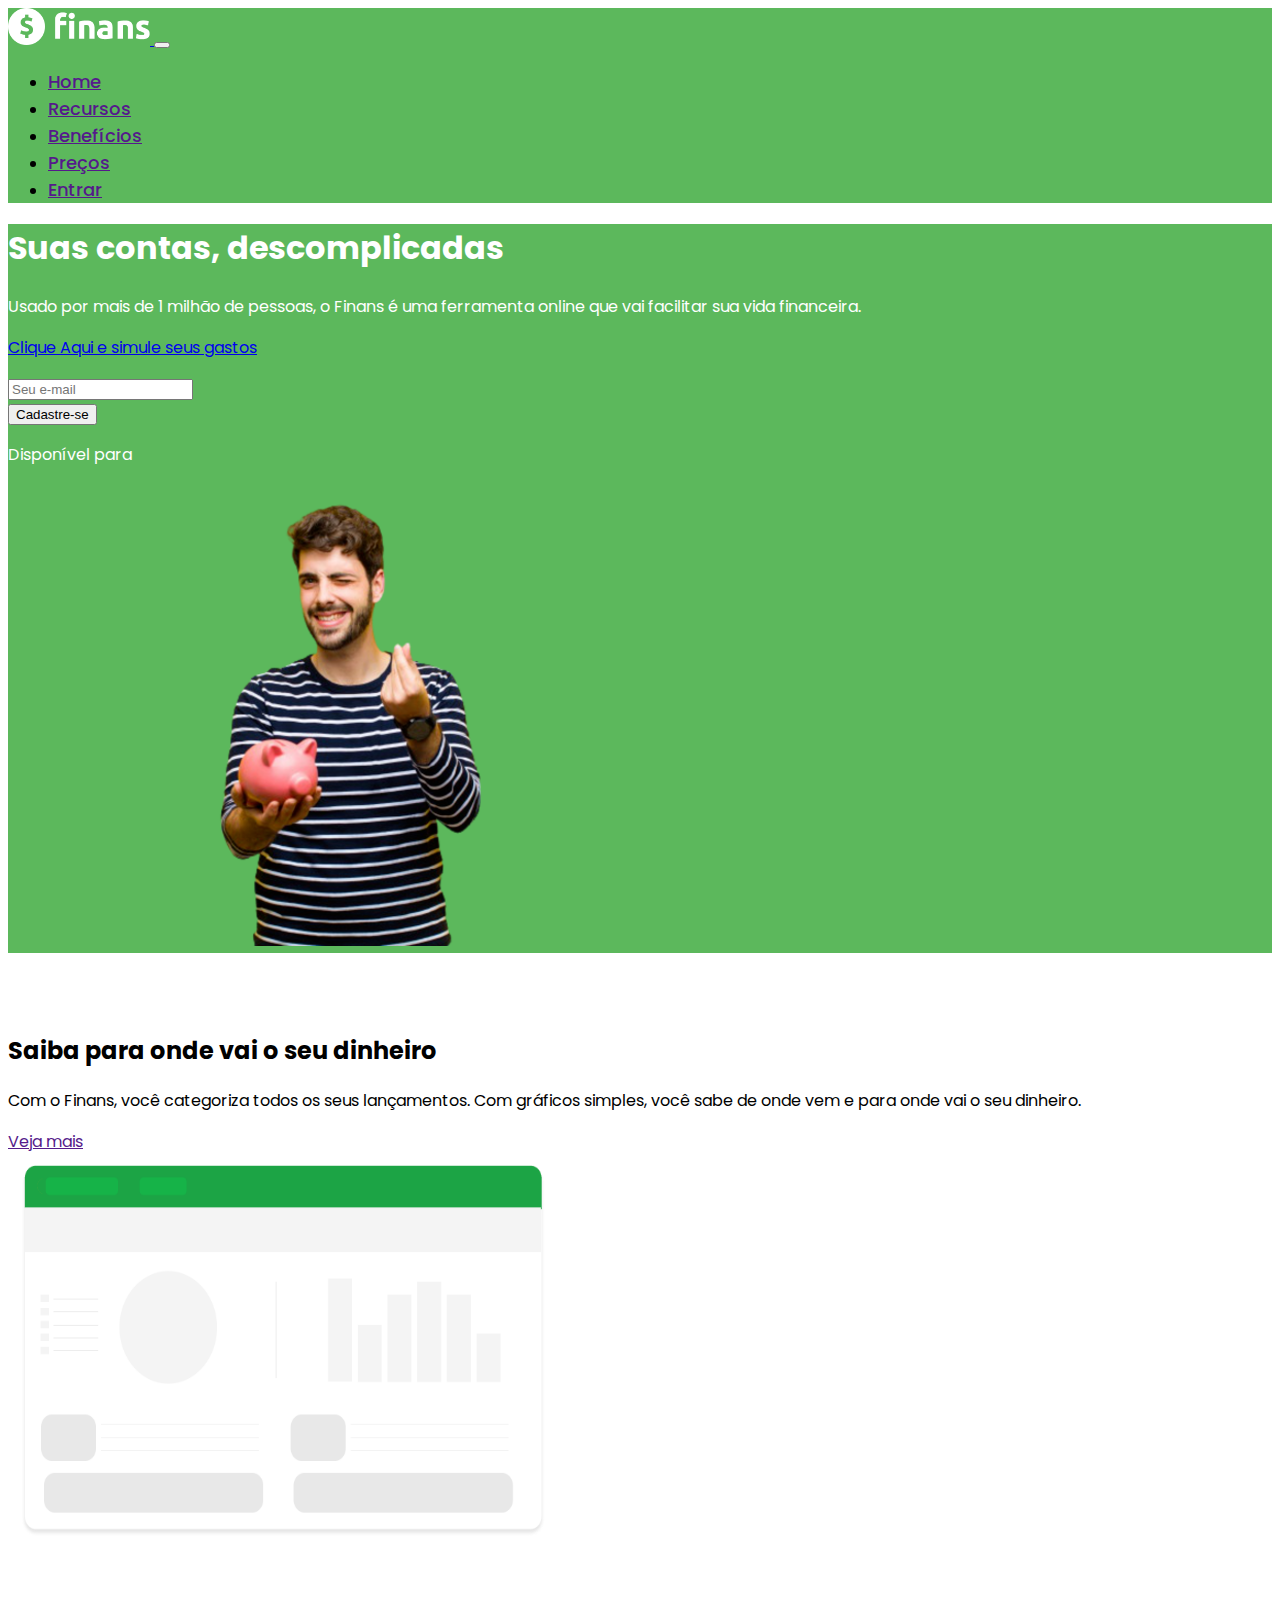
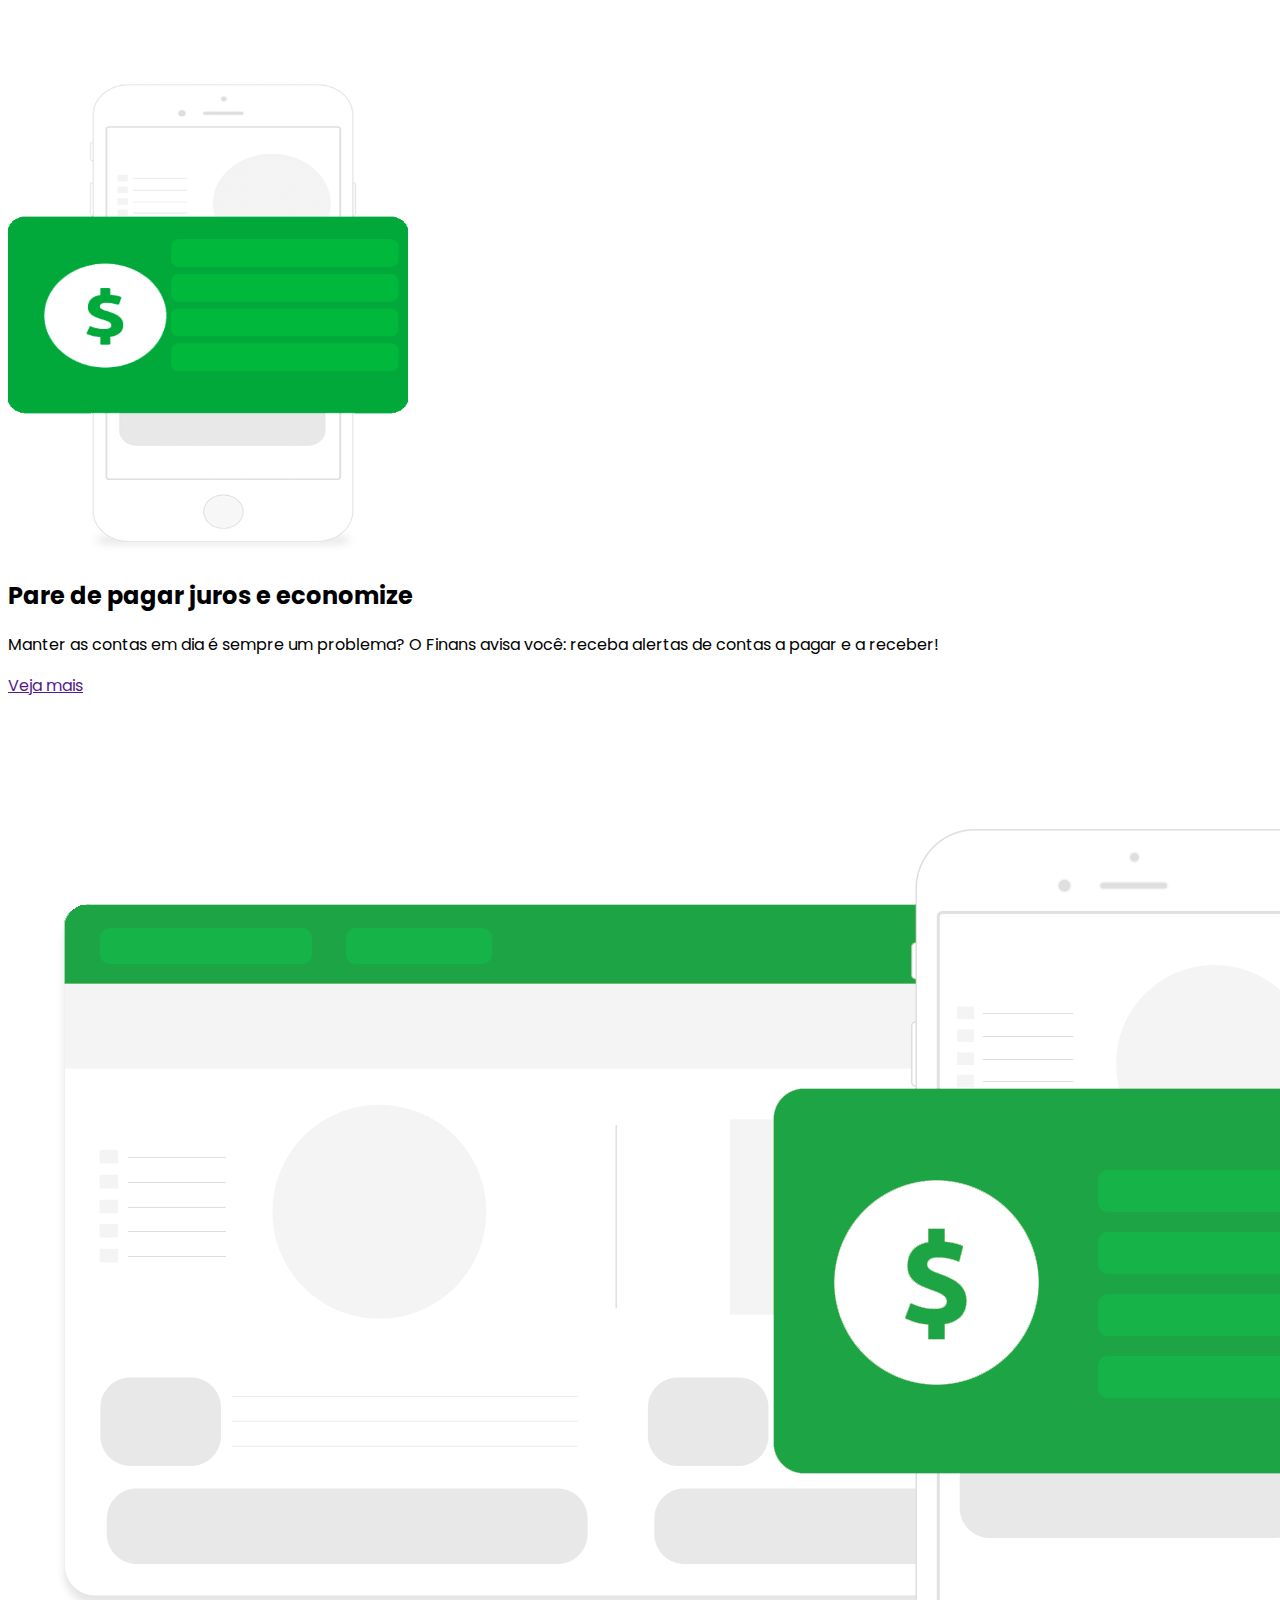
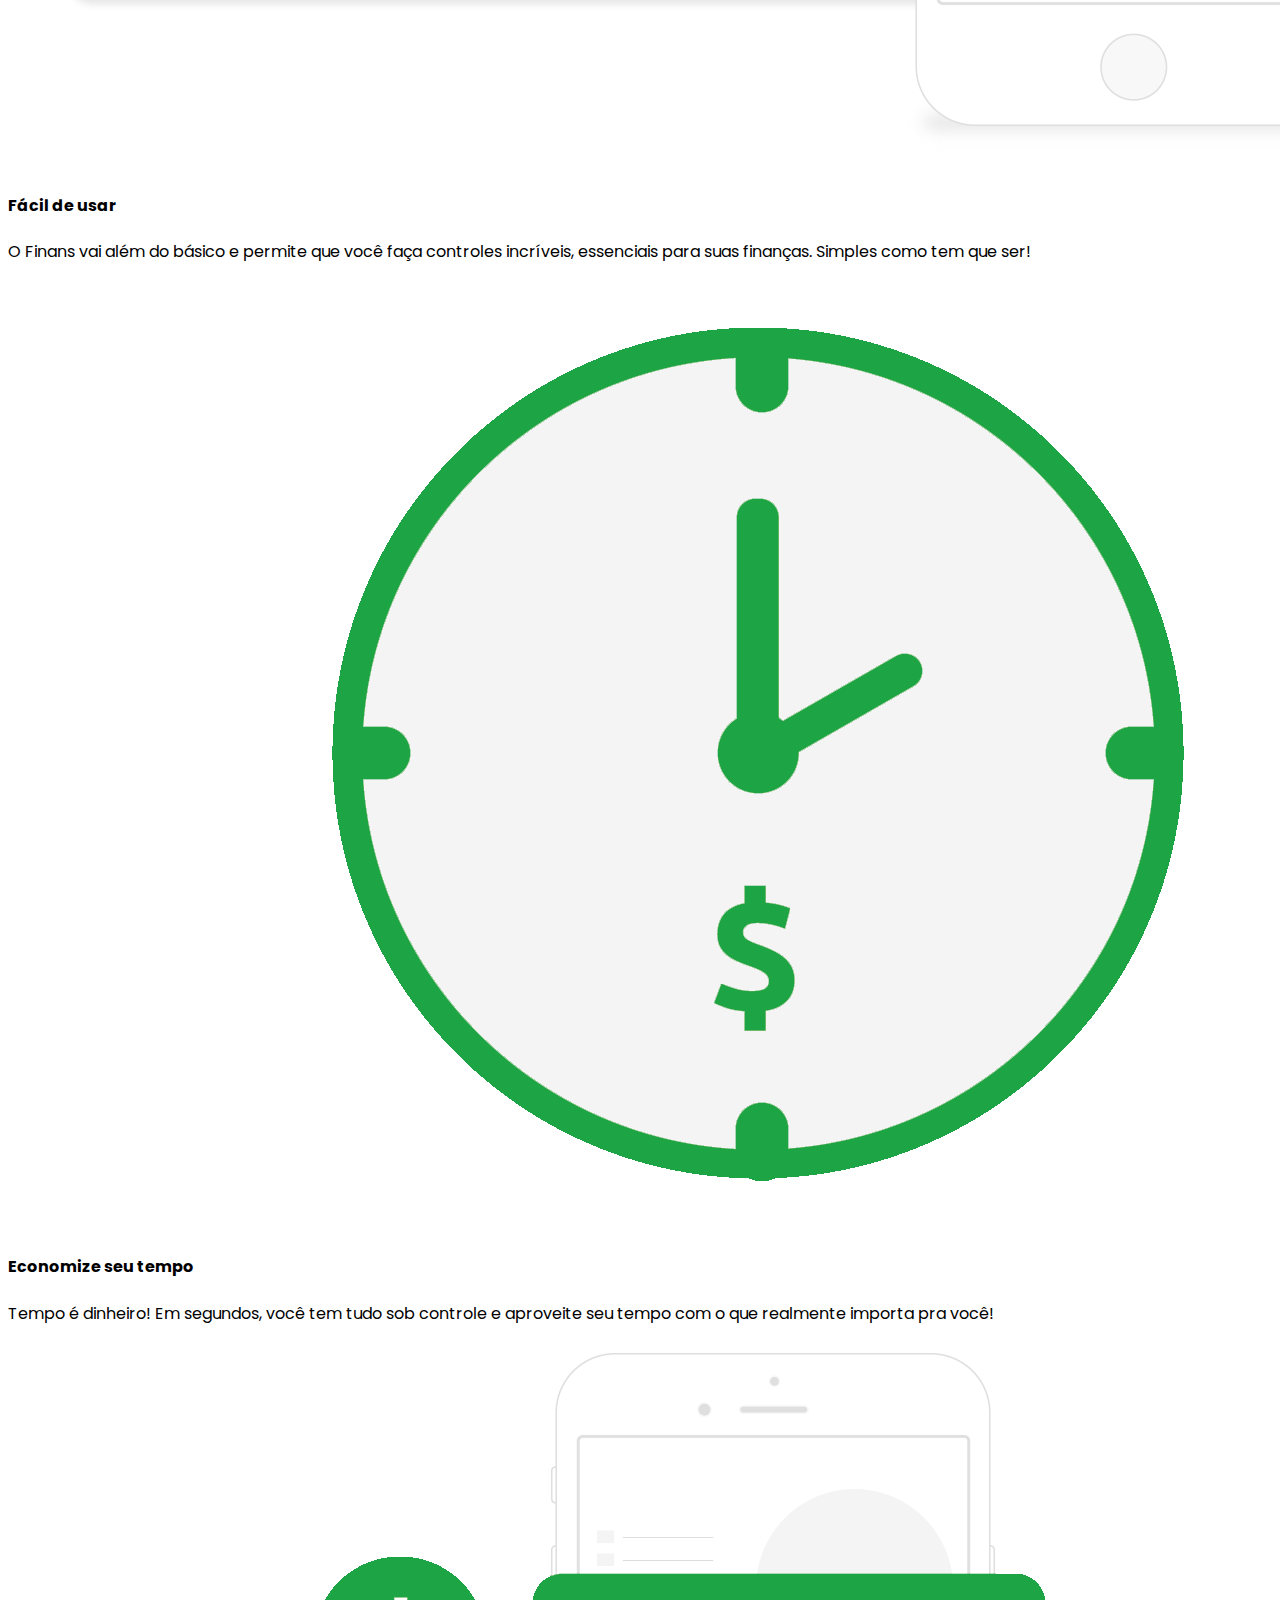
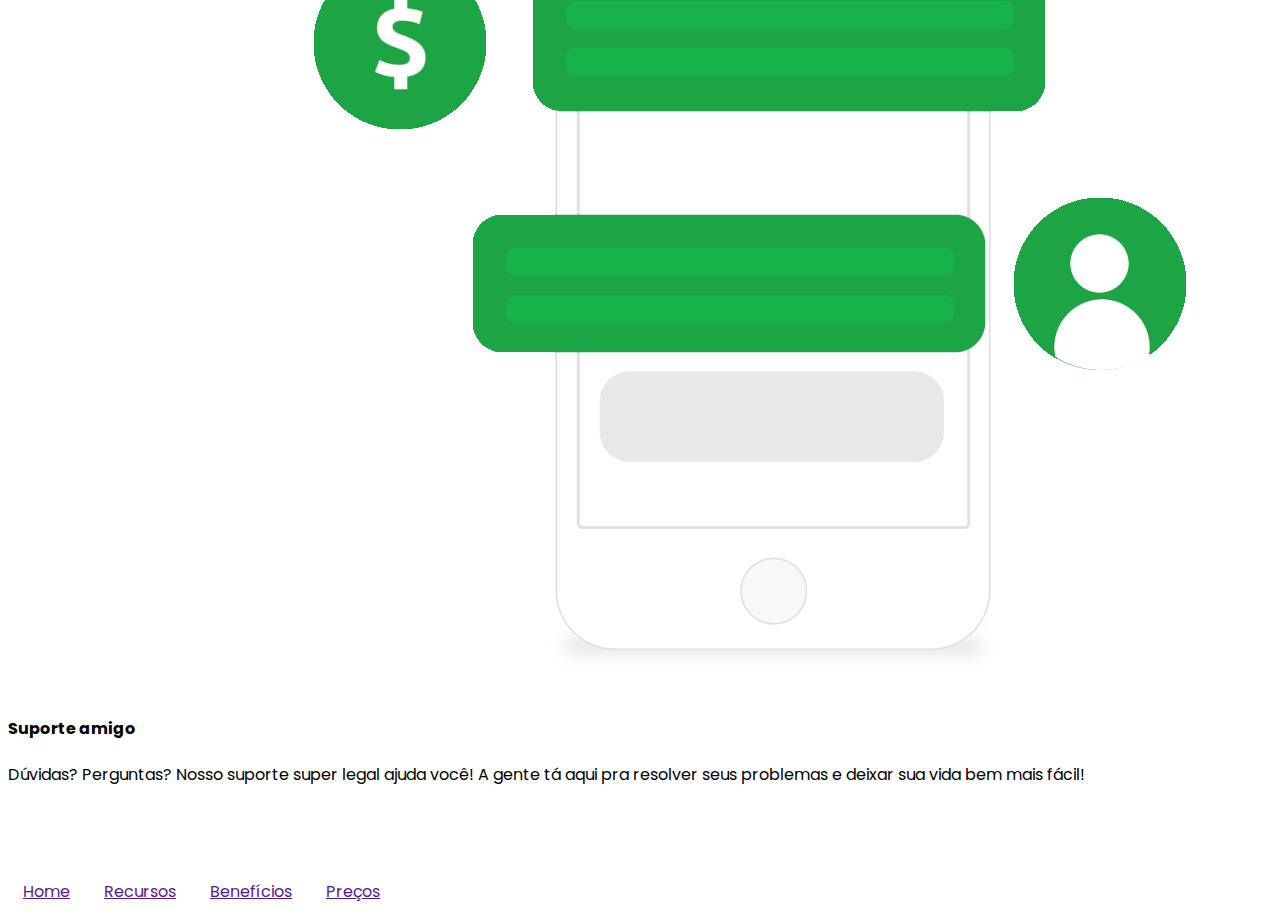
<file: Finans/index.html>
<!DOCTYPE html>
<html lang="pt-br">
  <head>
    <meta charset="utf-8">
    <meta name="viewport" content="width=device-width, initial-scale=1, shrink-to-fit=no">

    <!-- Bootstrap CSS -->
    <link href="https://cdn.jsdelivr.net/npm/bootstrap@5.0.2/dist/css/bootstrap.min.css" rel="stylesheet" integrity="sha384-EVSTQN3/azprG1Anm3QDgpJLIm9Nao0Yz1ztcQTwFspd3yD65VohhpuuCOmLASjC" crossorigin="anonymous">

    <!-- Font Awesome -->
    <link rel="stylesheet" href="https://use.fontawesome.com/releases/v5.3.1/css/all.css" integrity="sha384-mzrmE5qonljUremFsqc01SB46JvROS7bZs3IO2EmfFsd15uHvIt+Y8vEf7N7fWAU" crossorigin="anonymous">

    <!-- Estilo customizado -->
    <link rel="stylesheet" type="text/css" href="assets/css/style.css">

    <link rel="shortcut icon" href="imagens/dollar-sign-solid.svg" />
    <title>Finans</title>
  </head>
  <body>
    
    <header>
      <nav class="navbar navbar-expand-sm navbar-expand-md navbar-light nav-color">
        <div class="container">
          
          <a href="#" class="navbar-brand">
            <img src="assets/images/logo.png" width="142">
          </a>

          <button class="navbar-toggler" data-toggle="collapse" data-target="#nav-principal">
            <span class="navbar-toggler-icon"></span>
          </button>

          <div class="collapse navbar-collapse" id="nav-principal">
            <ul class="navbar-nav ml-auto">
              <li class="nav-item">
                <a href="" class="nav-link text-light">Home</a>
              </li>
              <li class="nav-item">
                <a href="" class="nav-link text-light">Recursos</a>
              </li>
              <li class="nav-item">
                <a href="" class="nav-link text-light">Benefícios</a>
              </li>
              <li class="nav-item">
                <a href="" class="nav-link text-light">Preços</a>
              </li>
              <li class="nav-item">
                <a href="" class="btn btn-light ml-4 text-success">Entrar</a>
              </li>
            </ul>
          </div>

        </div>
      </nav>
    </header>

    <section id="home" class="bg-color">
      <div class="container">
        <div class="row">
          <div class="col-md-6 d-flex">
            <div class="align-self-center text-header">
              <h1 class="title">Suas contas, descomplicadas</h1>
              <p>Usado por mais de 1 milhão de pessoas, o Finans é uma ferramenta online que vai facilitar sua vida financeira.</p>
              <p class=><a href="devFinans.html" target="_blank" class=" link-light">Clique Aqui e simule seus gastos</a></p>
              <form class="mt-4 mb-4">
                <div class="input-group input-group-lg">
                  <input type="text" placeholder="Seu e-mail" class="form-control">
                  <div class="input-group-append">
                    <button type="button" class="btn btn-primary btn-lg">Cadastre-se</button>
                  </div>
                </div>
              </form>

              <p>Disponível para
                <a href="" class="btn btn-outline-light">
                  <i class="fab fa-android fa-lg"></i>
                </a>
                <a href="" class="btn btn-outline-light">
                  <i class="fab fa-apple"></i>
                </a>
              </p>

            </div>
          </div>
          <div class="col-md-6 d-none d-md-block img-background">
            <img src="assets/images/background.png" class="img-fluid">
          </div>
        </div>
      </div>
    </section>

    <section class="caixa">
      <div class="container mb-3">
        <div class="row saiba">
          <div class="col-md-6 d-flex">
            <div class="align-self-center">
              <h2>Saiba para onde vai o seu dinheiro</h2>
              <p>Com o Finans, você categoriza todos os seus lançamentos. Com gráficos simples, você sabe de onde vem e para onde vai o seu dinheiro.</p>
              <a href="" class="btn btn-primary">Veja mais</a>
            </div>
          </div>
          <div class="col-md-6">
            <img src="assets/images/saiba.png" width="550px" height="400px" class="img-saiba">
          </div>
        </div>
      </div>
    </section>

    

  
  <section class="caixa">
      <div class="container">
        <div class="row">
          <div class="col-md-6">
            <img src="assets/images/juros.png" class="img">
          </div>
          <div class="col-md-6 d-flex">
            <div class="align-self-center">
              <h2>Pare de pagar juros e economize</h2>
              <p>Manter as contas em dia é sempre um problema? O Finans avisa você: receba alertas de contas a pagar e a receber!</p>
              <a href="" class="btn btn-primary">Veja mais</a>
            </div>
          </div>
        </div>
      </div>
    </section>

    <section class="caixa">
      <div class="container">
        <div class="row">
          <div class="col-md-4">
            <img src="assets/images/facil.png" class="img-fluid">
            <h4>Fácil de usar</h4>
            <p>
              O Finans vai além do básico e permite que você faça controles incríveis, essenciais para suas finanças. Simples como tem que ser!
            </p>
          </div>
          <div class="col-md-4">
            <img src="assets/images/economize.png" class="img-fluid">
            <h4>Economize seu tempo</h4>
            <p>
              Tempo é dinheiro! Em segundos, você tem tudo sob controle e aproveite seu tempo com o que realmente importa pra você!
            </p>
          </div>
          <div class="col-md-4">
            <img src="assets/images/suporte.png" class="img-fluid">
            <h4>Suporte amigo</h4>
            <p>
              Dúvidas? Perguntas? Nosso suporte super legal ajuda você! A gente tá aqui pra resolver seus problemas e deixar sua vida bem mais fácil!
            </p>
          </div>
        </div>
      </div>
    </section>

    <footer class="mt-4 mb-4">
      <div class="container">
        <div class="row">
          <div class="col-md-8 d-flex justify-content-start">
            <p>
              <a href="" class="text-dark">Home</a>
              <a href="" class="text-dark">Recursos</a>
              <a href="" class="text-dark">Benefícios</a>
              <a href="" class="text-dark">Preços</a>
            </p>
          </div>
          <div class="col-md-4 social-medias">
            <a href="https://github.com/rianbispo" target="_blank" class="btn btn-outline-dark">
              <i class="fab fa-github"></i>
            </a>
            <a href="https://www.linkedin.com/in/rian-bispo-a243a219b" target="_blank" class="btn btn-outline-dark ml-2">
              <i class="fab fa-linkedin"></i>
            </a>
            <a href="https://www.twitter.com/Bisppo04" target="_blank" class="btn btn-outline-dark ml-2">
              <i class="fab fa-twitter"></i>
            </a>
            <a href="https://www.instagram.com/bisppo04/" target="_blank" class="btn btn-outline-dark ml-2">
              <i class="fab fa-instagram"></i>
            </a>
          </div>
        </div>
      </div>
    </footer>

    
    <!-- JavaScript (Opcional) -->
    <!-- jQuery primeiro, depois Popper.js, depois Bootstrap JS -->
    <script src="https://code.jquery.com/jquery-3.3.1.slim.min.js" integrity="sha384-q8i/X+965DzO0rT7abK41JStQIAqVgRVzpbzo5smXKp4YfRvH+8abtTE1Pi6jizo" crossorigin="anonymous"></script>
    <script src="https://cdnjs.cloudflare.com/ajax/libs/popper.js/1.14.3/umd/popper.min.js" integrity="sha384-ZMP7rVo3mIykV+2+9J3UJ46jBk0WLaUAdn689aCwoqbBJiSnjAK/l8WvCWPIPm49" crossorigin="anonymous"></script>
    <script src="https://stackpath.bootstrapcdn.com/bootstrap/4.1.3/js/bootstrap.min.js" integrity="sha384-ChfqqxuZUCnJSK3+MXmPNIyE6ZbWh2IMqE241rYiqJxyMiZ6OW/JmZQ5stwEULTy" crossorigin="anonymous"></script>
  </body>
  </html>
</file>
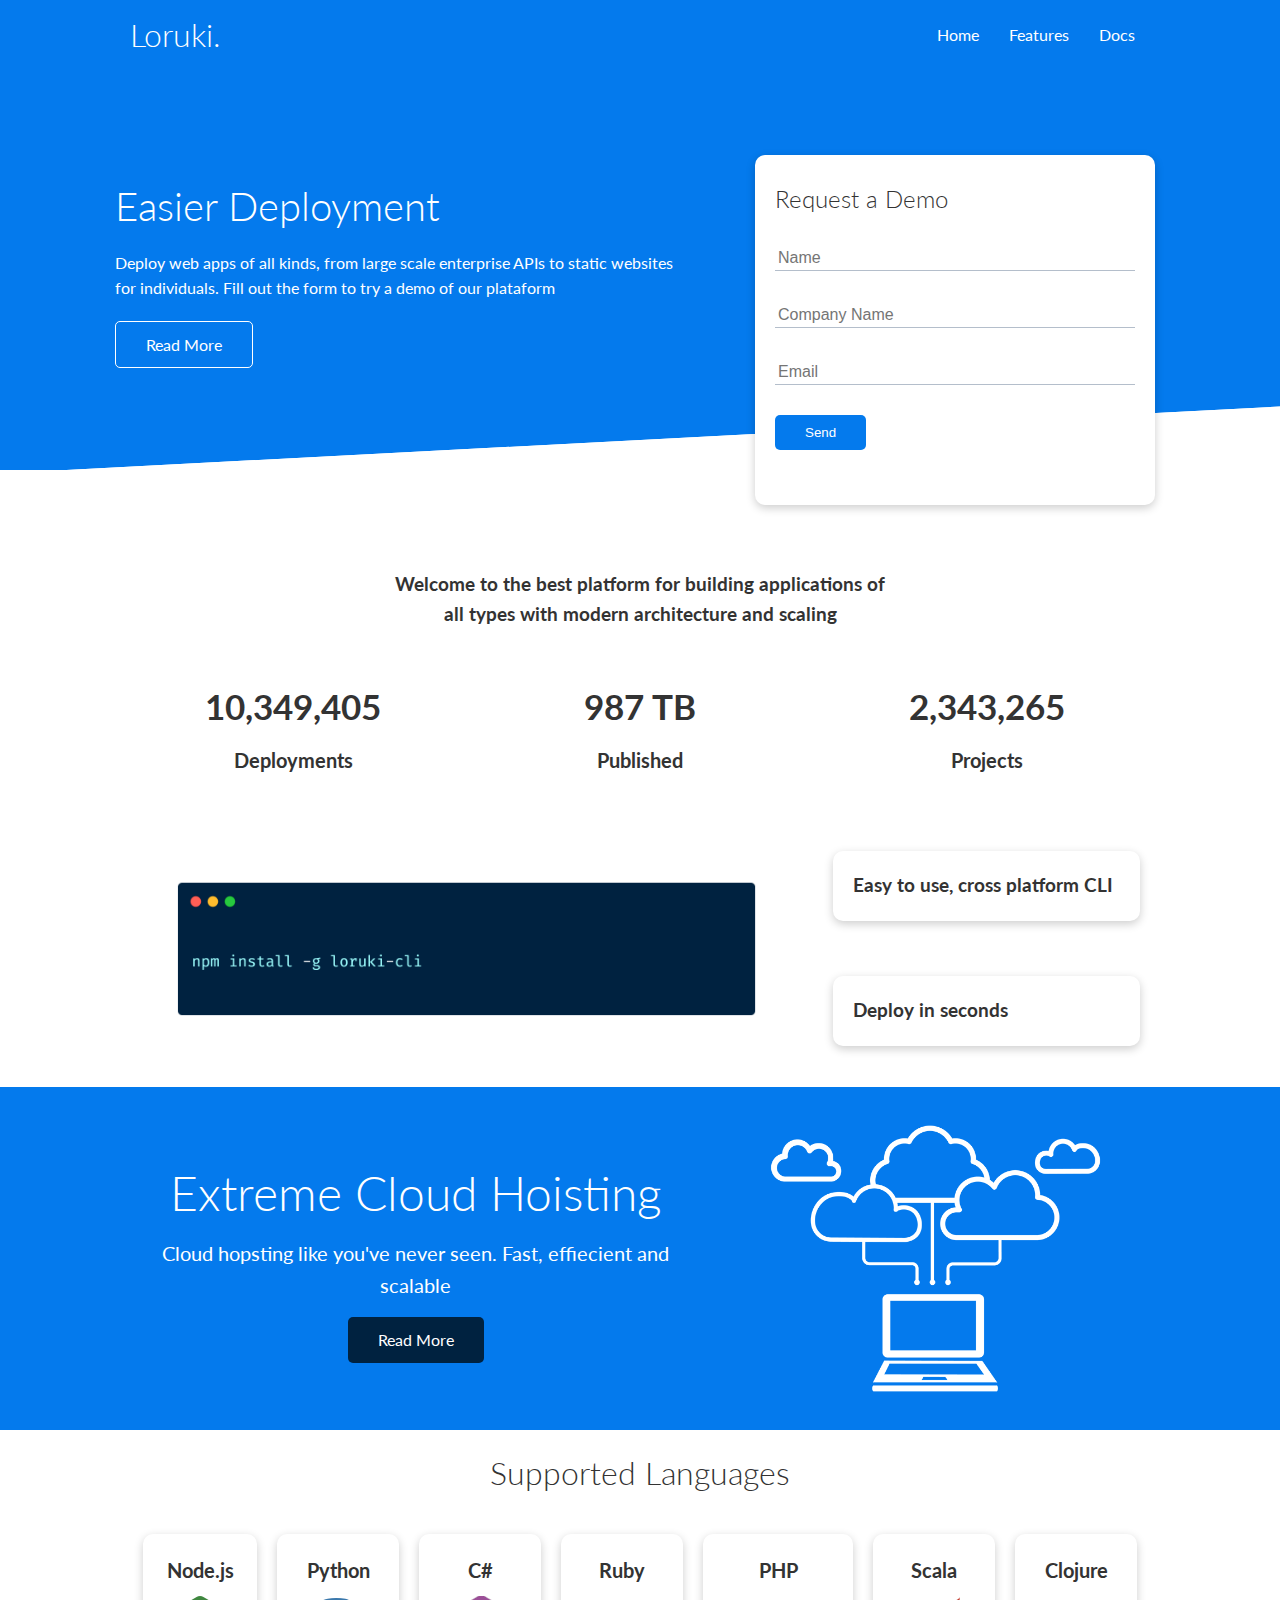
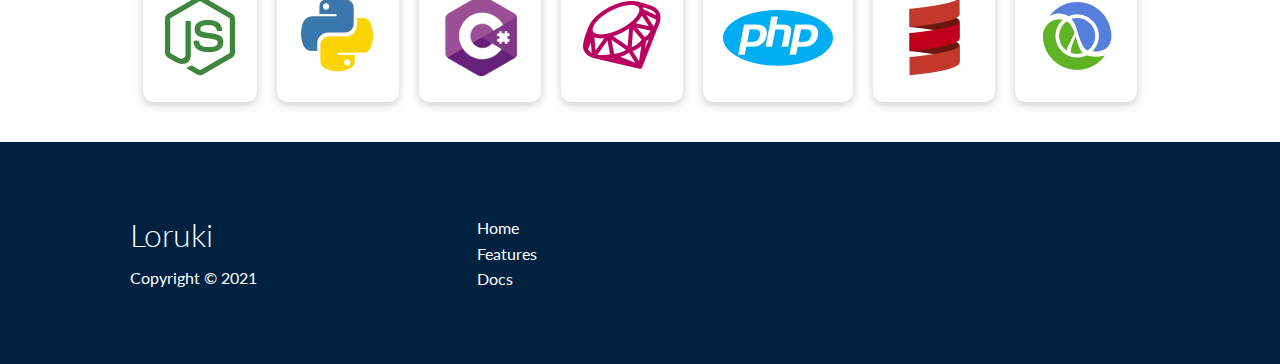
<file: Loruki/index.html>
<!DOCTYPE html>
<html lang="en">
<head>
    <meta charset="UTF-8">
    <meta http-equiv="X-UA-Compatible" content="IE=edge">
    <meta name="viewport" content="width=device-width, initial-scale=1.0">
    <!-- Font Awesome -->
    <link rel="stylesheet" href="https://cdnjs.cloudflare.com/ajax/libs/font-awesome/6.0.0-beta2/css/all.min.css" integrity="sha512-YWzhKL2whUzgiheMoBFwW8CKV4qpHQAEuvilg9FAn5VJUDwKZZxkJNuGM4XkWuk94WCrrwslk8yWNGmY1EduTA==" crossorigin="anonymous" referrerpolicy="no-referrer" />
    <link rel="stylesheet" href="assets/css/style.css">
    <link rel="stylesheet" href="assets/css/utilities.css">
    <title>Loruki | Cloud Hosting For Everyone</title>
</head>
<body>
    <!-- Navbar -->
    <div class="navbar">
        <div class="container flex">
            <h1 class="logo">Loruki.</h1>

            <nav>
                <ul>
                    <li><a href="index.html">Home</a></li>
                    <li><a href="features.html">Features</a></li>
                    <li><a href="docs.html">Docs</a></li>
                </ul>
            </nav>
        </div>
    </div>

    <!-- Showcase -->
    <section class="showcase">
        <div class="container grid">
            <div class="showcase-text">
                <h1>Easier Deployment</h1>
                <p>Deploy web apps of all kinds, from large scale enterprise APIs to static websites for individuals. Fill out the form to try a demo of our plataform</p>
                <a href="features.html" class="btn btn-outline">Read More</a>
            </div>

            <div class="showcase-form card">
                <h2>Request a Demo</h2>
                <form action="">
                    <div class="form-control">
                        <input type="text" name="name" placeholder="Name" required>
                    </div>

                    <div class="form-control">
                        <input type="text" name="company" placeholder="Company Name" required>
                    </div>

                    <div class="form-control">
                        <input type="email" name="email" placeholder="Email" required>
                    </div>
                    <input type="submit" value="Send" class="btn btn-primary">
                </form>
            </div>
        </div>
    </section>

    <section class="stats">
        <div class="container">
            <h3 class="stats-heading text-center">
                Welcome to the best platform for building applications of all types with modern architecture and scaling
            </h3>

            <div class="grid grid-3 text-center my-4">
                <div>
                    <i class="fas fa-server fa-3x"></i>
                    <h3>10,349,405</h3>
                    <p class="text-secondary">Deployments</p>
                </div>
                <div>
                    <i class="fas fa-upload fa-3x"></i>
                    <h3>987 TB</h3>
                    <p class="text-secondary">Published</p>
                </div>
                <div>
                    <i class="fas fa-project-diagram fa-3x"></i>
                    <h3>2,343,265</h3>
                    <p class="text-secondary">Projects</p>
                </div>
            </div>
        </div>
    </section>

    <!-- CLI -->
    <section class="cli">
        <div class="container grid">
            <img src="assets/images/cli.png">
            <div class="card">
                <h3>Easy to use, cross platform CLI</h3>
            </div>
            <div class="card">
                <h3>Deploy in seconds</h3>
            </div>
        </div>
    </section>

    <!-- Cloud -->
    <section class="cloud bg-primary my-2 py-2">
        <div class="container grid">
            <div class="text-center">
                <h2 class="lg">Extreme Cloud Hoisting</h2>
                <p class="lead my-1">Cloud hopsting like you've never seen. Fast, effiecient and scalable</p>
                <a href="features.html" class="btn btn-dark">Read More</a>
            </div>
            <img src="assets/images/cloud.png">
        </div>
    </section>

    <!-- Languages -->
    <section class="languages">
        <h2 class="md text-center my-2">
            Supported Languages
        </h2>
        <div class="container flex">
            <div class="card">
                <h4 class="text-center">Node.js</h4>
                <img src="assets/images/logos/node.png" alt="">    
            </div>
            <div class="card">
                <h4 class="text-center">Python</h4>
                <img src="assets/images/logos/python.png" alt="">    
            </div>
            <div class="card">
                <h4 class="text-center">C#</h4>
                <img src="assets/images/logos/csharp.png" alt="">
            </div>
            <div class="card">
                <h4 class="text-center">Ruby</h4>
                <img src="assets/images/logos/ruby.png" alt="">    
            </div>
            <div class="card">
                <h4 class="text-center">PHP</h4>
                <img src="assets/images/logos/php.png" alt="">    
            </div>
            <div class="card">
                <h4 class="text-center">Scala</h4>
                <img src="assets/images/logos/scala.png" alt="">    
            </div>
            <div class="card">
                <h4 class="text-center">Clojure</h4>
                <img src="assets/images/logos/clojure.png" alt="">    
            </div>
        </div>
    </section>

    <!-- Footer -->
    <footer class="footer bg-dark py-5">
        <div class="container grid grid-3">
                <div>
                    <h1>Loruki</h1>
                    <p>Copyright &copy; 2021</p>
                </div>
            
            <nav>
                <ul><li><a href="index.html">Home</a></li></ul>
                <ul><li><a href="features.html">Features</a></li></ul>
                <ul><li><a href="docs.html">Docs</a></li></ul>
            </nav>
            <div class="social">
                <a href="https://www.linkedin.com/in/rian-bispo-a243a219b/"><i class="border px-1 fab fa-linkedin fa-2x"></i></a>
                <a href="https://github.com/rianbispo"><i class="fab fa-github fa-2x"></i></a>
                <a href="https://twitter.com/Bisppo04"><i class="fab fa-twitter fa-2x"></i></a>
                <a href="https://www.instagram.com/bisppo04/"><i class="fab fa-instagram fa-2x"></i></a>
            </div>
        </div>
    </footer>
</body>
</html>
</file>
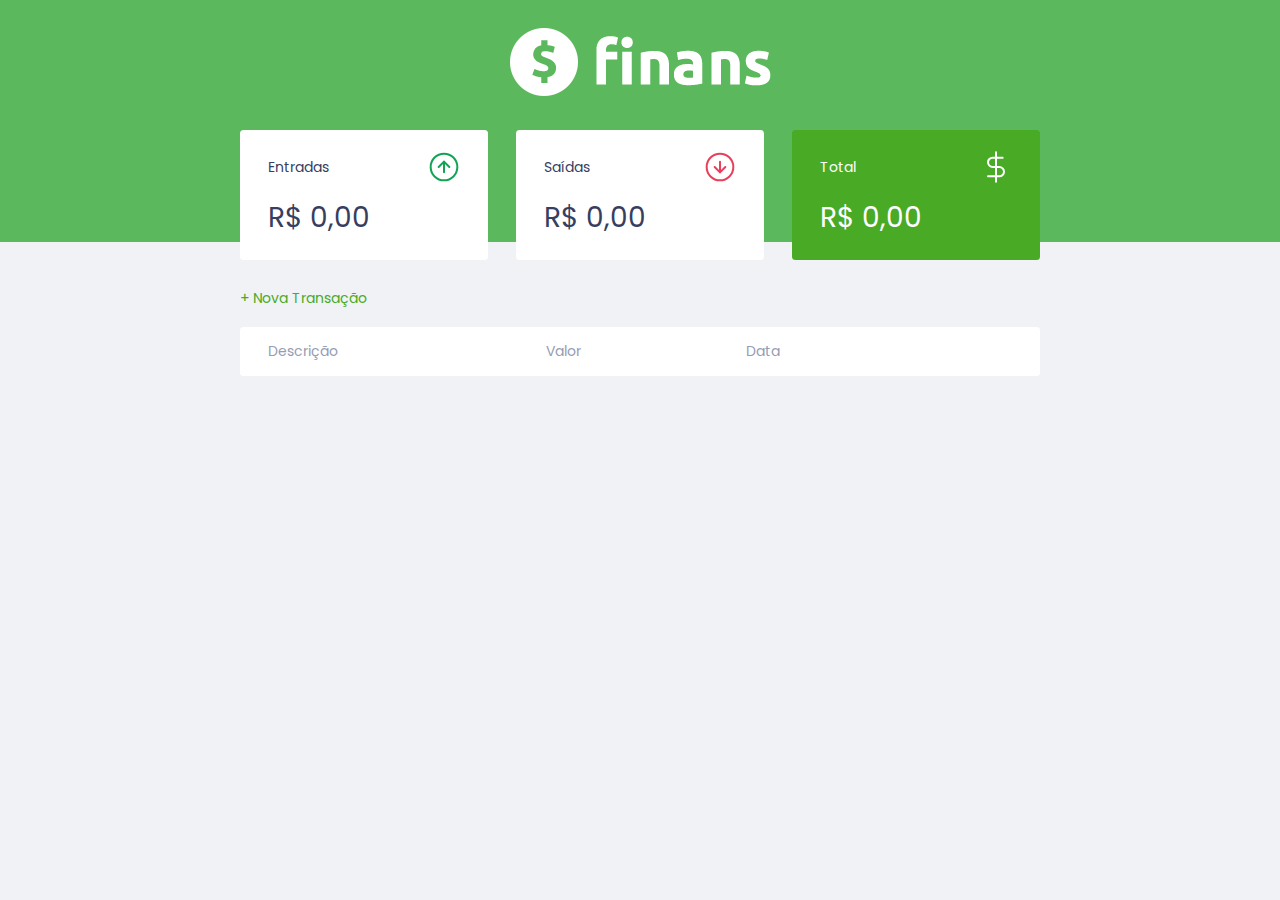
<file: Finans/devFinans.html>
<!DOCTYPE html>
<html lang="pt-br">
    <head>
        <meta charset="UTF-8" />
        <meta name="viewport" content="width=device-width, initial-scale=1.0" />
        <title>Finans - Simule seus gastos</title>

        <link rel="stylesheet" href="assets/css/devFinans.css">
        <link rel="preconnect" href="https://fonts.gstatic.com">
        <link href="https://fonts.googleapis.com/css2?family=Poppins:ital,wght@0,100;0,400;0,700;1,100;1,400;1,700&display=swap" rel="stylesheet">
    </head>
    <body>
        <header>
            <img src="assets/images/logo.png" alt="Logo Dev Finance">
        </header>

        <main class="container">
            <section id="balance">
                <h2 class="sr-only">Balanço</h2>

                <div class="card">
                    <h3>
                        <span>
                            Entradas
                        </span>
                        <img src="assets/images/income.svg" alt="Image de entradas">
                    </h3>
                    <p id="incomeDisplay">R$ 0,00</p>
                </div>

                <div class="card">
                    <h3>
                        <span>
                            Saídas
                        </span>
                        <img src="assets/images/expense.svg" alt="Image de saídas">
                    </h3>
                    <p id="expenseDisplay">R$ 0,00</p>
                </div>

                <div class="card total">
                    <h3>
                        <span>
                            Total
                        </span>
                        <img src="assets/images/total.svg" alt="Image de total">
                    </h3>
                    <p id="totalDisplay">R$ 0,00</p>
                </div>
                
            </section>

            <section id="transaction">
                <h2 class="sr-only">Transações</h2>

                <a href="#" 
                onclick="Modal.open()"
                class="button new">+ Nova Transação</a>
                
                <table id="data-table">
                    <thead>
                        <tr>
                            <th>Descrição</th>
                            <th>Valor</th>
                            <th>Data</th>
                            <th></th>
                        </tr>
                    </thead>
                    <tbody>
                    </tbody>
                </table>
            </section>
        </main>

        <div class="modal-overlay">
            <div class="modal">
                <div id="form">
                    <h2>Nova Transação</h2>
                    <form action="" onsubmit="Form.submit(event)">
                        <div class="input-group">
                            <label 
                                class="sr-only" 
                                for="description">Descrição</label>
                            <input 
                                type="text" 
                                id="description" 
                                name="description"
                                placeholder="Descrição"
                            />
                        </div>

                        <div class="input-group">
                            <label 
                                class="sr-only" 
                                for="amount">Valor</label>
                            <input 
                                type="number"
                                step="0.01"
                                id="amount" 
                                name="amount"
                                placeholder="0,00"
                            />
                            <small class="help">Use o sinal - (negativo) para despesas e , (vírgula) para casas decimais</small>
                        </div>

                        <div class="input-group">
                            <label 
                                class="sr-only" 
                                for="date">Data</label>
                            <input 
                                type="date" 
                                id="date" 
                                name="date"
                            />
                        </div>

                        <div class="input-group actions">
                            <a 
                            onclick="Modal.close()"
                            href="#" 
                            class="button cancel">Cancelar</a>
                            <button>Salvar</button>
                        </div>
                    </form>
                </div>
            </div>
        </div>
        <script src="./script.js"></script>
    </body>
</html>
</file>
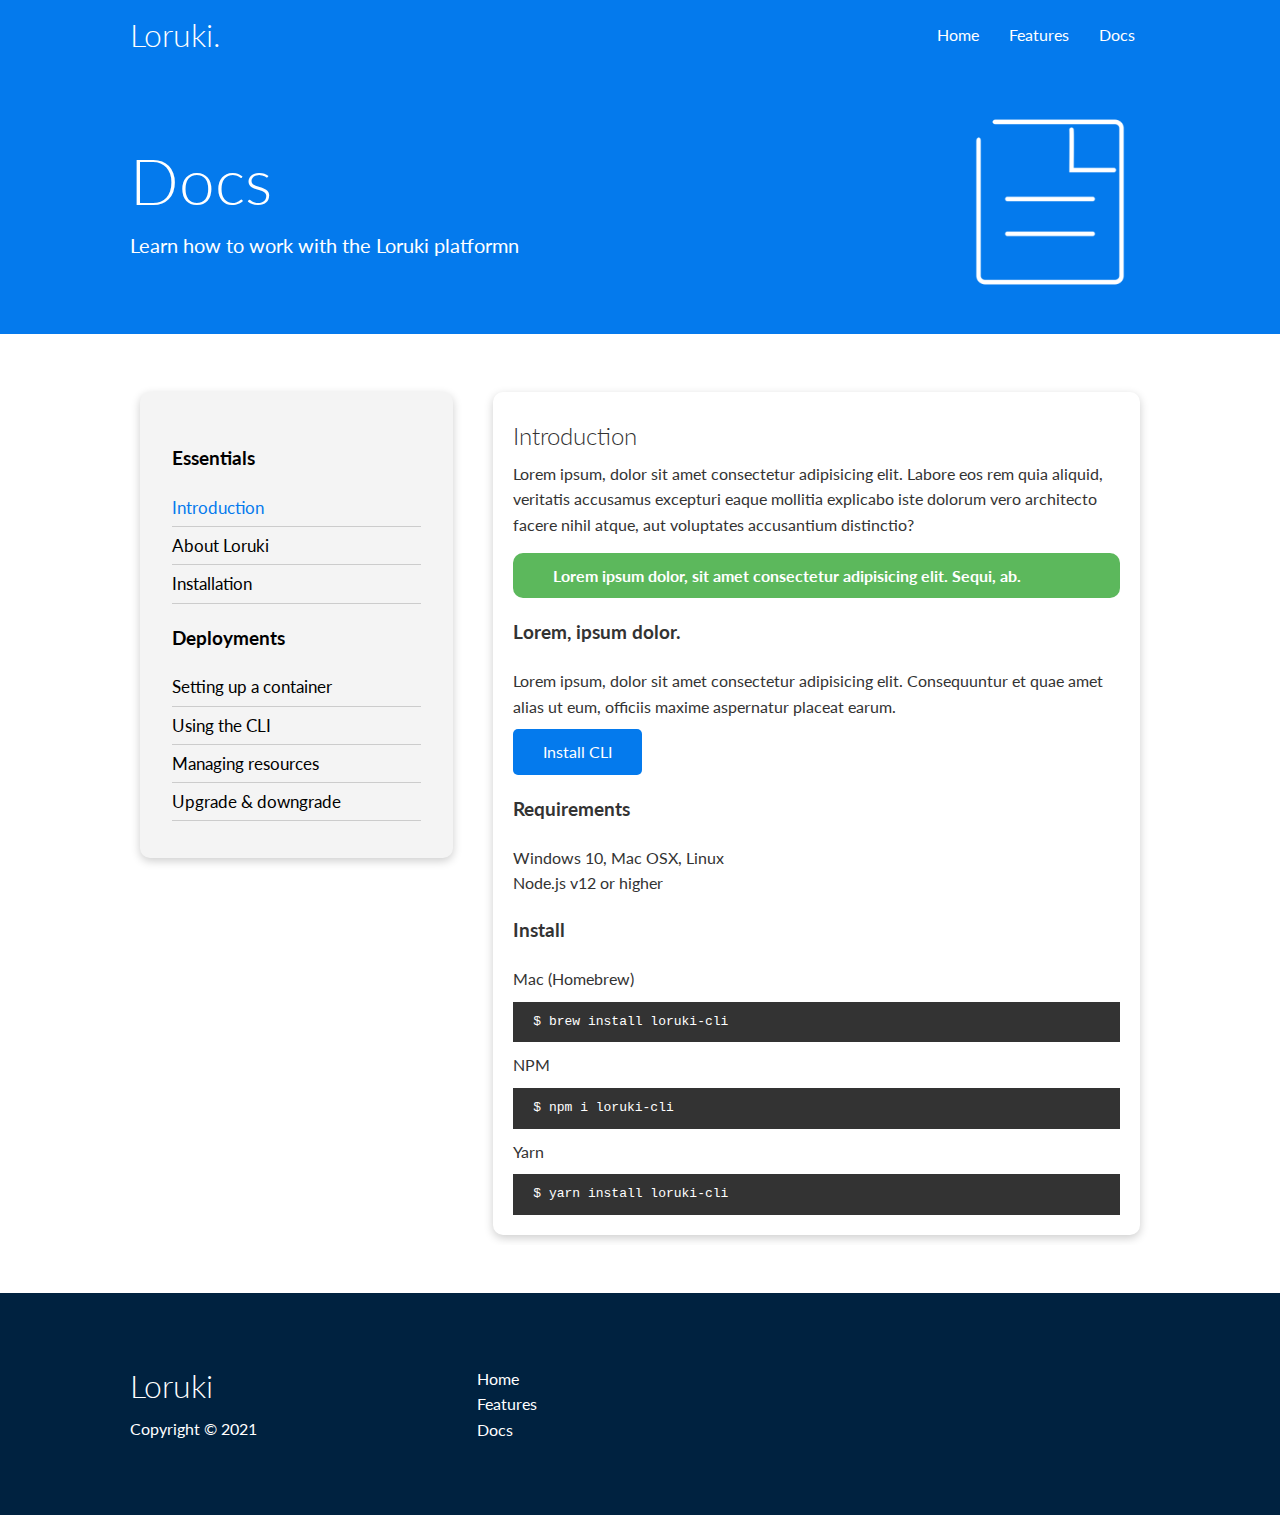
<file: Loruki/docs.html>
<!DOCTYPE html>
<html lang="en">
<head>
    <meta charset="UTF-8">
    <meta http-equiv="X-UA-Compatible" content="IE=edge">
    <meta name="viewport" content="width=device-width, initial-scale=1.0">
    <!-- Font Awesome -->
    <link rel="stylesheet" href="https://cdnjs.cloudflare.com/ajax/libs/font-awesome/6.0.0-beta2/css/all.min.css" integrity="sha512-YWzhKL2whUzgiheMoBFwW8CKV4qpHQAEuvilg9FAn5VJUDwKZZxkJNuGM4XkWuk94WCrrwslk8yWNGmY1EduTA==" crossorigin="anonymous" referrerpolicy="no-referrer" />
    <link rel="stylesheet" href="assets/css/style.css">
    <link rel="stylesheet" href="assets/css/utilities.css">
    <title>Loruki | Cloud Hosting For Everyone</title>
</head>
<body>
    <!-- Navbar -->
    <div class="navbar">
        <div class="container flex">
            <h1 class="logo">Loruki.</h1>

            <nav>
                <ul>
                    <li><a href="index.html">Home</a></li>
                    <li><a href="features.html">Features</a></li>
                    <li><a href="docs.html">Docs</a></li>
                </ul>
            </nav>
        </div>
    </div>

    <!-- Head -->
    <section class="docs-head bg-primary py-3">
        <div class="container grid">
            <div>
                <h1 class="xl">Docs</h1>
                <p class="lead">
                    Learn how to work with the Loruki platformn
                </p>
            </div>
            <img src="assets/images/docs.png" alt="">
        </div>
    </section>

    <section class="docs-main my-4">
        <div class="container grid">
            <div class="card bg-light p-3">
                <h3 class="my-2">Essentials</h3>
                <nav>
                    <ul>
                        <li><a href="" class="active">Introduction</a></li>
                        <li><a href="">About Loruki</a></li>
                        <li><a href="">Installation</a></li>
                    </ul>
                </nav>

                <h3 class="my-2">Deployments</h3>
                <nav>
                    <ul>
                        <li><a href="">Setting up a container</a></li>
                        <li><a href="">Using the CLI</a></li>
                        <li><a href="">Managing resources</a></li>
                        <li><a href="">Upgrade & downgrade</a></li>
                    </ul>
                </nav>
            </div>
            <div class="card">
                <h2>Introduction</h2>
                <p>
                    Lorem ipsum, dolor sit amet consectetur adipisicing elit. Labore eos rem quia aliquid, 
                    veritatis accusamus excepturi eaque mollitia explicabo iste dolorum vero architecto 
                    facere nihil atque, aut voluptates accusantium distinctio?
                </p>
                <div class="alert alert-success">
                    <i class="fas fa-info"></i>Lorem ipsum dolor, sit amet consectetur adipisicing elit. Sequi, ab.
                </div>
                    <h3>Lorem, ipsum dolor.</h3>
                    <p>Lorem ipsum, dolor sit amet consectetur adipisicing elit. Consequuntur et quae amet alias ut eum, officiis maxime aspernatur placeat earum.</p>
                    <a href="" class="btn btn-primary">Install CLI</a>

                    <h3>Requirements</h3>
                    <ul>
                        <li>Windows 10, Mac OSX, Linux</li>
                        <li>Node.js v12 or higher</li>
                    </ul>

                    <h3>Install</h3>
                    <p>Mac (Homebrew)</p>
                    <pre><code>$ brew install loruki-cli</code></pre>
                    <p>NPM</p>
                    <pre><code>$ npm i loruki-cli</code></pre>
                    <p>Yarn</p>
                    <pre><code>$ yarn install loruki-cli</code></pre>
                
            </div>
        </div>
    </section>

    <!-- Footer -->
    <footer class="footer bg-dark py-5">
        <div class="container grid grid-3">
                <div>
                    <h1>Loruki</h1>
                    <p>Copyright &copy; 2021</p>
                </div>
            
            <nav>
                <ul><li><a href="index.html">Home</a></li></ul>
                <ul><li><a href="features.html">Features</a></li></ul>
                <ul><li><a href="docs.html">Docs</a></li></ul>
            </nav>
            <div class="social">
                <a href="https://www.linkedin.com/in/rian-bispo-a243a219b/"><i class="border px-1 fab fa-linkedin fa-2x"></i></a>
                <a href="https://github.com/rianbispo"><i class="fab fa-github fa-2x"></i></a>
                <a href="https://twitter.com/Bisppo04"><i class="fab fa-twitter fa-2x"></i></a>
                <a href="https://www.instagram.com/bisppo04/"><i class="fab fa-instagram fa-2x"></i></a>
            </div>
        </div>
    </footer>
</body>
</html>
</file>
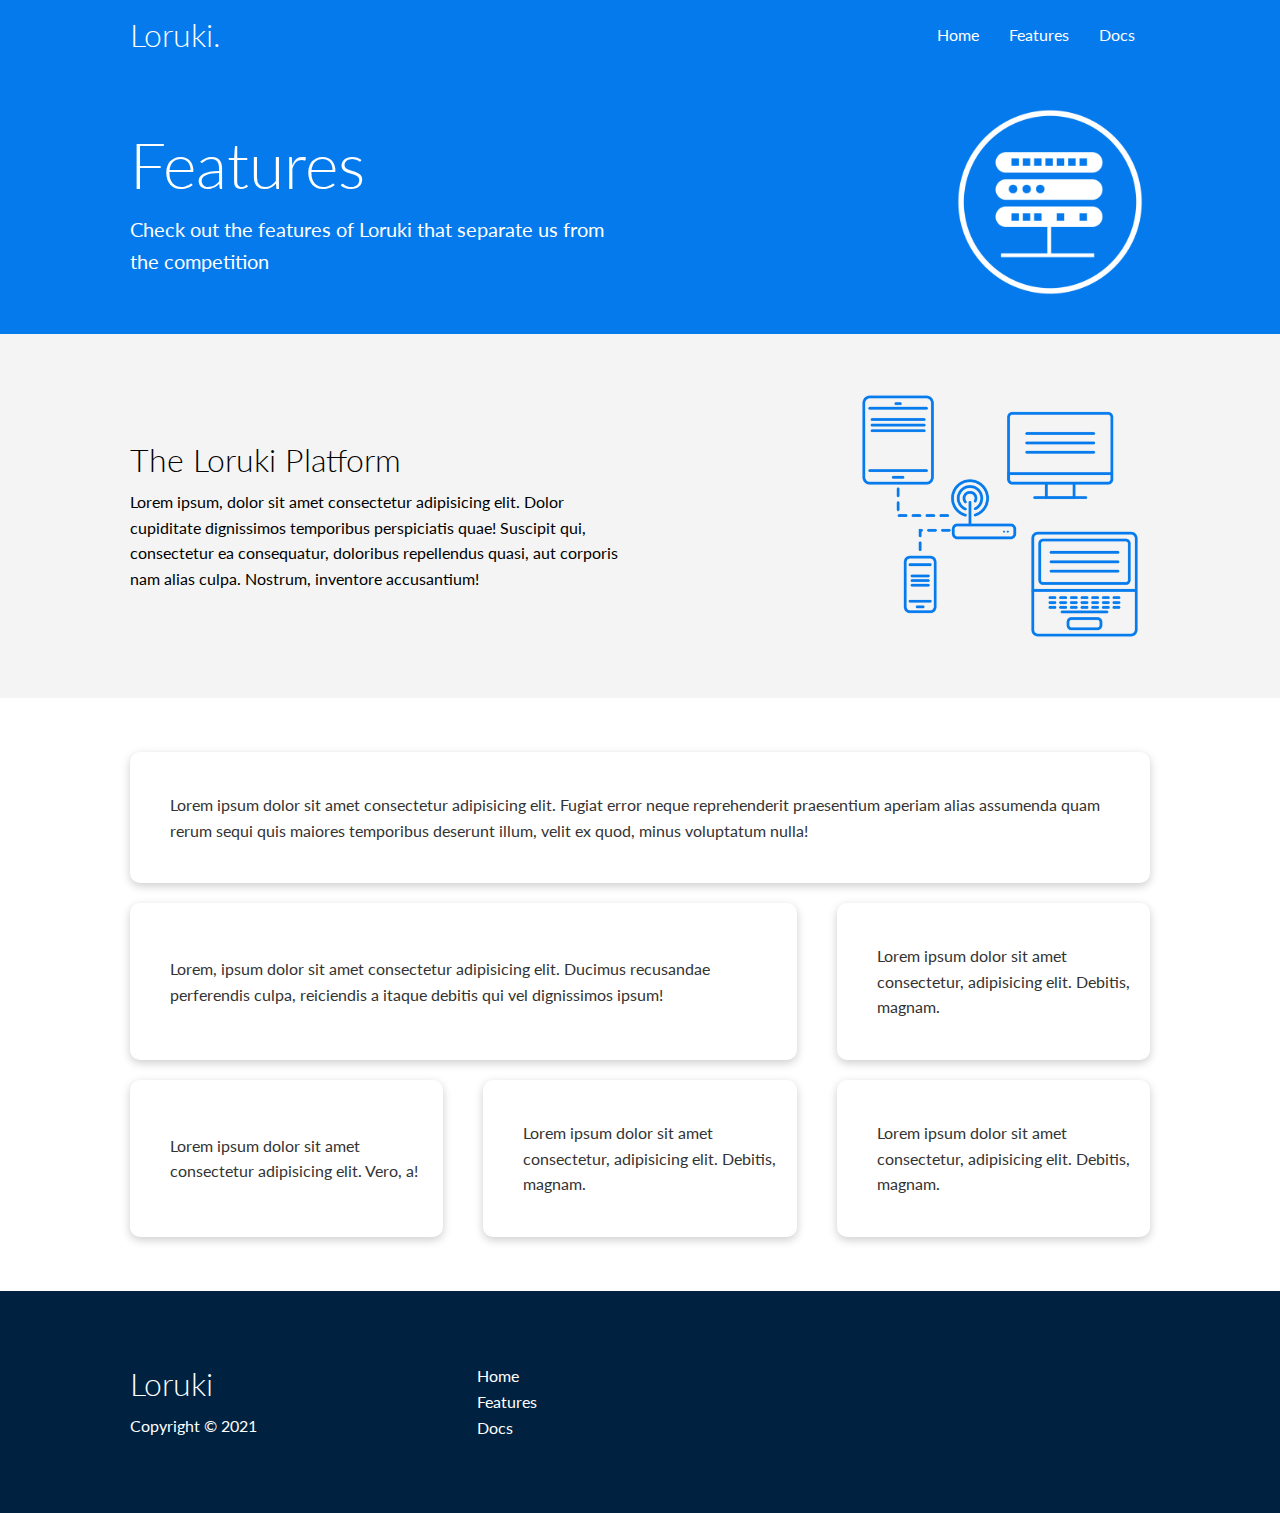
<file: Loruki/features.html>
<!DOCTYPE html>
<html lang="en">
<head>
    <meta charset="UTF-8">
    <meta http-equiv="X-UA-Compatible" content="IE=edge">
    <meta name="viewport" content="width=device-width, initial-scale=1.0">
    <!-- Font Awesome -->
    <link rel="stylesheet" href="https://cdnjs.cloudflare.com/ajax/libs/font-awesome/6.0.0-beta2/css/all.min.css" integrity="sha512-YWzhKL2whUzgiheMoBFwW8CKV4qpHQAEuvilg9FAn5VJUDwKZZxkJNuGM4XkWuk94WCrrwslk8yWNGmY1EduTA==" crossorigin="anonymous" referrerpolicy="no-referrer" />
    <link rel="stylesheet" href="assets/css/style.css">
    <link rel="stylesheet" href="assets/css/utilities.css">
    <title>Loruki | Cloud Hosting For Everyone</title>
</head>
<body>
    <!-- Navbar -->
    <div class="navbar">
        <div class="container flex">
            <h1 class="logo">Loruki.</h1>

            <nav>
                <ul>
                    <li><a href="index.html">Home</a></li>
                    <li><a href="features.html">Features</a></li>
                    <li><a href="docs.html">Docs</a></li>
                </ul>
            </nav>
        </div>
    </div>

    <!-- Head -->
    <section class="features-head bg-primary py-3">
        <div class="container grid">
            <div>
                <h1 class="xl">Features</h1>
                <p class="lead">
                    Check out the features of Loruki that separate us from the
						competition
                </p>
            </div>
            <img src="assets/images/server.png" alt="">
        </div>
    </section>

    <!-- Sub-head -->
    <section class="features-subhead bg-light py-3">
        <div class="container grid">
            <div>
                <h1 class="md">The Loruki Platform</h1>
                <p>
                    Lorem ipsum, dolor sit amet consectetur adipisicing elit. Dolor cupiditate dignissimos temporibus perspiciatis quae! Suscipit qui, consectetur ea consequatur, doloribus repellendus quasi, aut corporis nam alias culpa. Nostrum, inventore accusantium!
                </p>
            </div>
            <img src="assets/images/server2.png" alt="">
        </div>
    </section>

    <!-- Features Main -->
    <section class="features-main my-2">
        <div class="container grid grid-3">
            <div class="card flex">
                <i class="fas fa-server fa-3x"></i>
                <p>Lorem ipsum dolor sit amet consectetur adipisicing elit. 
                    Fugiat error neque reprehenderit praesentium aperiam alias 
                    assumenda quam rerum sequi quis maiores temporibus deserunt illum, 
                    velit ex quod, minus voluptatum nulla!</p>
            </div>
            <div class="card flex">
                <i class="fas fa-network-wired fa-3x"></i>
                <p>
                    Lorem, ipsum dolor sit amet consectetur adipisicing elit. Ducimus
                    recusandae perferendis culpa, reiciendis a itaque debitis qui vel
                    dignissimos ipsum!
                </p>
            </div>
            <div class="card flex">
                <i class="fas fa-laptop-code fa-3x"></i>
                <p>
                    Lorem ipsum dolor sit amet consectetur, adipisicing elit. Debitis,
                    magnam.
                </p>
            </div>
            <div class="card flex">
                <i class="fas fa-database fa-3x"></i>
                <p>
                    Lorem ipsum dolor sit amet consectetur adipisicing elit. Vero, a!
                </p>
            </div>
            <div class="card flex">
                <i class="fas fa-power-off fa-3x"></i>
                <p>
                    Lorem ipsum dolor sit amet consectetur, adipisicing elit. Debitis,
                    magnam.
                </p>
            </div>
            <div class="card flex">
                <i class="fas fa-upload fa-3x"></i>
                <p>
                    Lorem ipsum dolor sit amet consectetur, adipisicing elit. Debitis,
                    magnam.
                </p>
            </div>
        </div>
    </section>

    <!-- Footer -->
    <footer class="footer bg-dark py-5">
        <div class="container grid grid-3">
                <div>
                    <h1>Loruki</h1>
                    <p>Copyright &copy; 2021</p>
                </div>
            
            <nav>
                <ul><li><a href="index.html">Home</a></li></ul>
                <ul><li><a href="features.html">Features</a></li></ul>
                <ul><li><a href="docs.html">Docs</a></li></ul>
            </nav>
            <div class="social">
                <a href="https://www.linkedin.com/in/rian-bispo-a243a219b/"><i class="border px-1 fab fa-linkedin fa-2x"></i></a>
                <a href="https://github.com/rianbispo"><i class="fab fa-github fa-2x"></i></a>
                <a href="https://twitter.com/Bisppo04"><i class="fab fa-twitter fa-2x"></i></a>
                <a href="https://www.instagram.com/bisppo04/"><i class="fab fa-instagram fa-2x"></i></a>
            </div>
        </div>
    </footer>
</body>
</html>
</file>
<file: Finans/assets/css/style.css>
@import url('https://fonts.googleapis.com/css2?family=Poppins:ital,wght@0,100;0,200;0,400;0,700;1,100;1,400;1,700&display=swap');


body{
	overflow-x: hidden;
	font-family: 'Poppins', sans-serif;
}

.bg-color{
	background-color: #5cb85c;
}

.nav-color{
	background-color: #5cb85c;
}

@media(max-width: 600px){
	.img{
		width: 200px;
		height: 80px;
	}

	.img-saiba{
		margin-top: 10px;
		width: 300px;
		height: 200px;
	}

	.input-group{
		display: none;
	}

	.text-header{
		max-width: 250px;
	}

	.title{
		max-width: 520px;
	}

	#data-table{
		width: 70%;
		border-spacing: 0 0.5rem;
		color: #969cb3;
	  
	}
	
	.card{
		width: 70%;
	}

	.social-medias{
		justify-content: center;
	}
}

@media(max-width: 767px){
	.img-background{
		display: block;
	}

	.saiba{
		flex-direction: column;
	}

	.img{
		width: 100px;
	}
}

.img{
	height: 470px;
	width: 400px;
}

#home{
	color: #fff;
}

.caixa{
	padding: 60px 0;
	margin-bottom: 1px solid #e5e5e5;
}


footer p a{
	margin: 5px 15px;
}

.navbar-nav .nav-item a{
	font-size: 18px;
	font-weight: 500;
}
</file>
<file: Loruki/assets/css/style.css>
@import url('https://fonts.googleapis.com/css2?family=Lato:wght@300&display=swap');

:root{
    --primary-color: #047aed;
    --secundary-color: #1c3fa8;
    --dark-color: #002240;
    --light-color: #f4f4f4;
}

*{
    box-sizing: border-box;
    padding: 0;
    margin: 0;
}

body{
    font-family: 'Lato', sans-serif;
    line-height: 1.6;
    color: #333;
}

ul{
    list-style-type: none;   
}

a{
    text-decoration: none;
    color: #333;
}

h1, h2{
    font-weight: 300;
    line-height: 1.2;
    margin: 10px 0;
}

p{
    margin: 10px 0;
}

img{
    width: 100%;
}

code, pre{
    background-color: #333;
    color: #fff;
    padding: 10px;
}

/* NavBar */

.navbar{
    background-color: var(--primary-color);
    color: #fff;
    height: 70px;
}

.navbar ul{
    display: flex;
}

.navbar a{
    color: #fff;
    padding: 10px;
    margin: 0 5px;
}

.navbar a:hover{
    border-bottom: 2px solid #fff;
}

.navbar .flex{
    justify-content: space-between;
}

/* Showcase */
.showcase{
    height: 400px;
    background-color: var(--primary-color);
    color: #fff;
    position: relative;
}

.showcase h1{
    font-size: 40px;
}

.showcase p{
    margin: 20px 0;
}

.showcase .grid{
    grid-template-columns: 55% 45%;
    gap: 30px;
    overflow: visible;
}

.showcase-text{
    animation: slideInFromLeft 1s ease-in;
}

.showcase-form{
    position: relative;
    top: 60px;
    height: 350px;
    width: 400px;
    padding: 40px;
    z-index: 100;
    justify-self: flex-end;
    animation: slideInFromRight 1s ease-in;
}

.showcase-form .form-control{
    margin: 30px 0;
}

.showcase-form input[type='text'],
.showcase-form input[type='email']{
    border: 0;
    border-bottom: 1px solid #b4becb;
    width: 100%;
    padding: 3px;
    font-size: 16px;
}

.showcase-form input:focus {
    outline: none;
}

.showcase::before, .showcase::after{
    content: '';
    position: absolute;
    height: 100px;
    bottom: -70px;
    right: 0;
    left: 0;
    background: #fff;
    transform: skewY(-3deg);
    -webkit-transform: skewY(-3deg);
    -moz-transform: skewY(-3deg);
    -ms-transform: skewY(-3deg);

}

/* Sats */
.stats{
    padding-top: 100px;
    animation: slideInFromBottom 1s ease-in;
}

.stats-heading {
    max-width: 500px;
    margin: auto;
}

.stats .grid h3{
    font-size: 35px;
}

.stats .grid p{
    font-size: 20px;
    font-weight: bold;
}

/* CLI */
.cli .grid{
    grid-template-columns: repeat(3, 1fr);
    grid-template-rows: repeat(2, 1fr);
}

.cli .grid > *:first-child{
    grid-column: 1 /span 2;
    grid-row: 1 / span 2;
}

/* Cloud */
.cloud .grid{
    grid-template-columns: 4fr 3fr;
}

/* Languages */

.languages .flex{
    flex-wrap: wrap;
}

.languages .card{
    margin: 18px 10px 40px;
    transition: transform 0.2s ease-in;
}

.languages .card:hover{
    transform: translateY(-15px);
}

.languages .card h4{
    font-size: 20px;
    margin-bottom: 10px;
}

/* Footer */
.footer .social a{
    margin-right: 1rem;
}

/* Fatures */
.features-head img,
.docs-head img{
    width: 200px;
    justify-self: flex-end;
}

.features-subhead img{
    width: 300px;
    justify-self: flex-end;
}

.features-subhead h1,
.features-subhead p{
    color: #000;
}

.features-main .card > i {
    margin-right: 20px;
}

.features-main .grid{
    padding: 30px;
}

.features-main .grid > *:nth-child(1){
    grid-column: 1 /span 3;
}

.features-main .grid > *:nth-child(2){
    grid-column: 1 /span 2;
}

/* Docs */
.docs-main h3{
    margin: 20px 0;
}

.docs-main .grid{
    grid-template-columns: 1fr 2fr;
    align-items: flex-start;
}

.docs-main nav li{
    font-size: 17px;
    padding-bottom: 5px;
    margin-bottom: 5px;
    border-bottom: 1px solid #ccc;
}

.docs-main a:hover{
    font-weight: bold;
}

/* Animations */
@keyframes slideInFromLeft {
    0%{
        transform: translateX(-100%);
    }

    100%{
        transform: translateX(0);
    }
}

@keyframes slideInFromRight {
    0%{
        transform: translateX(100%);
    }

    100%{
        transform: translateX(0);
    }
}

@keyframes slideInFromTop {
    0%{
        transform: translateY(-100%);
    }

    100%{
        transform: translateY(0);
    }
}

@keyframes slideInFromBottom {
    0%{
        transform: translateY(100%);
    }

    100%{
        transform: translateY(0);
    }
}

/* Responsive */
/* Tablets and under */
@media(max-width: 768px){
    .grid,
    .showcase .grid,
    .stats .grid,
    .cli .grid,
    .cloud .grid,
    .footer .grid,
    .features-main .grid,
    .docs-main .grid {
    grid-template-columns: 1fr;
    grid-template-rows: 1fr;
  }

    .showcase{
        height: auto;
    }

    .showcase-text{
        text-align: center;
        margin-top: 40px;
        animation: slideInFromTop 1s ease-in;
    }

    .showcase-form{
        justify-self: center;
        margin: auto;
        width: 300px;
        animation: slideInFromBottom 1s ease-in;
    }

    .cli .grid > *:first-child{
        grid-column: 1;
        grid-row: 1;
    }

    .features-head,
    .features-sub-head,
    .docs-head {
        text-align: center;
    }

    .features-head img,
    .features-sub-head img,
    .docs-head img {
        justify-self: center;
    }

    .features-main .grid > *:nth-child(1){
        grid-column: 1;
    }
    
    .features-main .grid > *:nth-child(2){
        grid-column: 1;
    }
}


/* Mobile */
@media(max-width: 500px){
    .navbar{
        height: 110px;
    }   

    .navbar .flex{
        flex-direction: column;
    }

    .showcase-form{
        width: 250px;
    }

    .navbar ul {
        padding: 10px;
        background-color: rgba(0,0,0,0.1);
    }

    .features-head .grid, 
    .features-subhead .grid,
    .docs-head .grid{
        grid-template-columns: 1fr;
    }

    .features-head,
    .features-sub-head,
    .docs-head {
        text-align: center;
    }

    .features-head img,
    .features-sub-head img,
    .docs-head img {
        justify-self: center;
    }
}
</file>
<file: Loruki/assets/css/utilities.css>
:root{
    --primary-color: #047aed;
    --secundary-color: #1c3fa8;
    --dark-color: #002240;
    --light-color: #f4f4f4;
    --success-color: #5cb85c;
    --error-color: #d9534f;
}

.container{
    max-width: 1100px;
    margin: 0 auto;
    overflow: auto;
    padding: 0 40px;
}

.card{
    background-color: #fff;
    color: #333;
    border-radius: 10px;
    box-shadow: 0 3px 10px rgba(0, 0, 0, 0.2);
    padding: 20px;
    margin: 10px;
}

.btn{
    display: inline-block;
    padding: 10px 30px;
    cursor: pointer;
    background-color: var(--primary-color);
    color: #fff;
    border: none;
    border-radius: 5px;
}

.btn-outline{
    background-color: transparent;
    border: 1px solid #fff;
}

.btn:hover{
    transform: scale(0.98);
}

/* Background and colored button */

.docs-main .active{
    color: var(--primary-color)
}

.bg-primary, .btn-primary{
    background-color: var(--primary-color);
    color: #fff;
}

.bg-secundary, .btn-secundary{
    background-color: var(--secundary-color);
    color: #fff;
}

.bg-dark, .btn-dark{
    background-color: var(--dark-color);
    color: #fff;
}

.bg-light, .btn-light{
    background-color: var(--light-color);
    color: #000;
}

.bg-primary a, .btn-primary a,
.bg-secundary a, .btn-secundary a,
.bg-dark a, .btn-dark a{
    color: #fff;
}

.bg-light a, .btn-light a{
    color: #000;
}



/* Text Sizes */
.lead{
    font-size: 20px;
}

.sm{
    font-size: 1rem;
}

.md{
    font-size: 2rem;
}

.lg{
    font-size: 3rem;
}

.xl{
    font-size: 4rem;
}

.text-center{
    text-align: center;
}

/* Alert */
.alert{
    background-color: var(--light-color);
    padding: 10px 20px;
    font-weight: bold;
    margin: 15px 0;
    border-radius: 10px;
}

.alert i{
    padding: 10px;
}

.alert-success{
    background-color: var(--success-color);
    color: #fff;
}

.flex{
    display: flex;
    justify-content: center;
    align-items: center;
    height: 100%;
}

.grid{
    display: grid;
    grid-template-columns: repeat(2, 1fr);
    gap: 20px;
    justify-content: center;
    align-items: center;
    height: 100%;
}

.grid-3{
    grid-template-columns: repeat(3, 1fr);
}

/* Margins */

.my-1{
    margin: 1rem 0;
}

.my-2{
    margin: 1.5rem 0;
}

.my-3{
    margin: 2rem 0;
}

.my-4{
    margin: 3rem 0;
}

.my-5{
    margin: 4rem;
}

.m-1{
    margin: 1rem;
}

.m-2{
    margin: 1.5rem;
}

.m-3{
    margin: 2rem;
}

.m-4{
    margin: 3rem;
}

.m-5{
    margin: 4rem;
}

/* Paddings */

.py-1{
    padding: 1rem 0;
}

.py-2{
    padding: 1.5rem 0;
}

.py-3{
    padding: 2rem 0;
}

.py-4{
    padding: 3rem 0;
}

.py-5{
    padding: 4rem;
}

.p-1{
    padding: 1rem;
}

.p-2{
    padding: 1.5rem;
}

.p-3{
    padding: 2rem;
}

.p-4{
    padding: 3rem;
}

.p-5{
    padding: 4rem;
}
</file>
<file: Finans/assets/css/devFinans.css>
/* Global ===================== */
:root {
  --dark-blue: #363f5f;
  --green: #49AA26;
  --light-green: #3dd705;
  --red: #e92929;

}

* {
  margin: 0;
  padding: 0;
  box-sizing: border-box;
  font-family:'Poppins', sans-serif
}

html {
  font-size: 93.75%; /* 15px */
}

body {
  background: #f0f2f5;
  font-family:'Poppins', sans-serif
}

.sr-only {
  position: absolute;
  width: 1px;
  height: 1px;
  padding: 0;
  margin: -1px;
  overflow: hidden;
  clip: rect(0, 0, 0, 0);
  white-space: nowrap;
  border-width: 0;
}

.container {
  width: min(90vw, 800px);
  margin: auto;
}

/* Titles ===================== */
h2 {
  margin-top: 3.2rem;
  margin-bottom: 0.8rem;
  color: var(--dark-blue);

  font-weight: normal;
}

/* Links & Buttons ===================== */
a {
  color: var(--green);
  text-decoration: none;
}

a:hover {
  color: var(--light-green);
}

button {
  width: 100%;
  height: 50px;

  border: none;

  color: white;
  background: var(--green);

  padding: 0;

  border-radius: 0.25rem;

  cursor: pointer;
}

button:hover {
  background: var(--light-green);
}

.button.new {
  display: inline-block;
  margin-bottom: .8rem;
}

.button.cancel {
  color: var(--red);
  border: 2px var(--red) solid;
  border-radius: 0.25rem;

  height: 50px;

  display: flex;
  align-items: center;
  justify-content: center;

  opacity: 0.6;
}

.button.cancel:hover {
  opacity: 1;
}

/* Header ===================== */
header {
  background: #5cb85c;
  padding: 2rem 0 10rem;
  text-align: center;
}

#logo {
  color: #fff;
  font-weight: 100;
}

/* Balance ===================== */
#balance {
  margin-top: -8rem;
}

#balance h2 {
  color:white;
  margin-top:0;
}

/* Cards ===================== */
.card {
  background: white;
  padding: 1.5rem 2rem;
  border-radius: 0.25rem;

  margin-bottom: 2rem;

  color: var(--dark-blue);
}

.card h3 {
  font-weight: normal;
  font-size: 1rem;

  display: flex;
  align-items: center;
  justify-content: space-between;
}

.card p {
  font-size: 2rem;
  line-height: 3rem;
  white-space:nowrap;
  margin-top: 1rem;
}

.card.total {
  background: var(--green);
  color: white;
}

/* Table ===================== */
#transaction {
  display: block;
  width: 100%;
  overflow-x: auto;
}
#data-table {
  width: 100%;
  border-spacing: 0 0.5rem;
  color: #969cb3;
}

table thead tr th:first-child, 
table tbody tr td:first-child
{
  border-radius: 0.25rem 0 0 0.25rem;
}

table thead tr th:last-child, 
table tbody tr td:last-child{
  border-radius: 0 0.25rem 0.25rem 0;
}

table thead th {
  background: white;

  font-weight: normal;
  padding: 1rem 2rem;

  text-align: left;
}

table tbody tr {
  opacity: 0.7
}

table tbody tr:hover {
  opacity: 1
}

table tbody td {
  background:white;
  padding: 1rem 2rem;
}

td.description {
  color: var(--dark-blue);
}

td.income {
  color: #12a454;
}

td.expense {
  color: #e92929;
}

/* Modal ===================== */
.modal-overlay {
  width: 100%;
  height: 100%;

  background-color: rgba(0,0,0,0.7);

  position: fixed;
  top: 0;

  display:flex;
  align-items: center;
  justify-content: center;

  opacity: 0;
  visibility: hidden;

  z-index: 999;
}

.modal-overlay.active {
  opacity: 1;
  visibility: visible;
}

.modal {
  background: #F0F2f5;
  padding: 2.4rem;

  position: relative;
  z-index: 1;
}


/* Form ===================== */
#form {
  max-width: 500px;
}

#form h2 {
  margin-top: 0;
}

input {
  border: none;
  border-radius: 0.2rem;

  padding: 0.8rem;

  width: 100%;
}

.input-group {
  margin-top: 0.8rem;
}

.input-group .help{
  opacity: 0.4;
}

.input-group.actions {
  display: flex;
  justify-content: space-between;
  align-items: center;
}

.input-group.actions .button,
.input-group.actions button {
  width: 48%;
}


/* Footer ===================== */
footer {
  text-align: center;
  padding: 4rem 0 2rem;
  color: var(--dark-blue);

  opacity: 0.6;
}


/* Responsive ===================== */
@media (min-width: 800px) {
  html {
      font-size: 87.5%;
  }

  #balance {
      display: grid;
      grid-template-columns: repeat(3, 1fr);
      gap: 2rem;
  }
}
</file>
